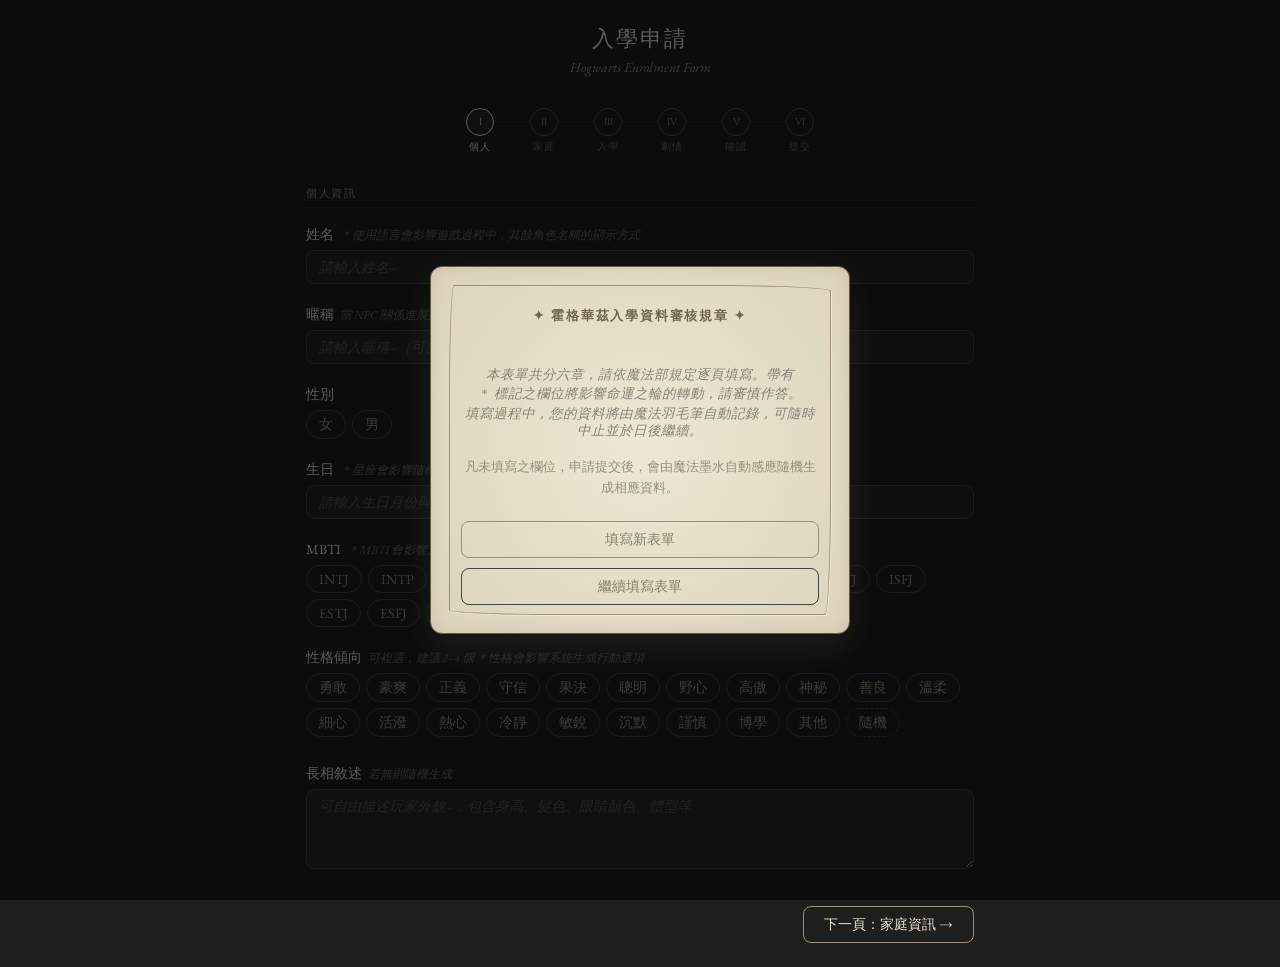
<file: src/components/hogwarts-application-form/index.html>
<!DOCTYPE html>
<html>
  <head>
    <meta charset="utf-8" />
    <style>
      @import url("./styles.css");
    </style>
  </head>

  <body>
    <div class="header">
      <h1>入學申請</h1>
      <p>Hogwarts Enrolment Form</p>
    </div>
    <div class="progress">
      <div class="prog-step">
        <div class="prog-dot active cinzel" id="d0">I</div>
        <div class="prog-label active" id="l0">個人</div>
      </div>
      <div class="prog-line"></div>
      <div class="prog-step">
        <div class="prog-dot cinzel" id="d1">II</div>
        <div class="prog-label" id="l1">家庭</div>
      </div>
      <div class="prog-line"></div>
      <div class="prog-step">
        <div class="prog-dot cinzel" id="d2">III</div>
        <div class="prog-label" id="l2">入學</div>
      </div>
      <div class="prog-line"></div>
      <div class="prog-step">
        <div class="prog-dot cinzel" id="d3">IV</div>
        <div class="prog-label" id="l3">劇情</div>
      </div>
      <div class="prog-line"></div>
      <div class="prog-step">
        <div class="prog-dot cinzel" id="d4">V</div>
        <div class="prog-label" id="l4">確認</div>
      </div>
      <div class="prog-line"></div>
      <div class="prog-step">
        <div class="prog-dot cinzel" id="d5">VI</div>
        <div class="prog-label" id="l5">提交</div>
      </div>
    </div>

    <!-- PAGE 0 -->
    <div id="p0">
      <div class="btn-row">
        <button class="btn pri" onclick="go(1)">下一頁：家庭資訊 →</button>
      </div>
    </div>

    <!-- PAGE 1 -->
    <div id="p1" style="display: none">
      <div class="btn-row">
        <button class="btn" onclick="go(0)">← 返回</button>
        <button class="btn pri" onclick="go(2)">下一頁：入學資訊 →</button>
      </div>
    </div>

    <!-- PAGE 2 -->
    <div id="p2" style="display: none">
      <div class="btn-row">
        <button class="btn" onclick="go(1)">← 返回</button>
        <button class="btn pri" onclick="go(3)">下一頁：劇情偏好 →</button>
      </div>
    </div>

    <!-- PAGE 3 -->
    <div id="p3" style="display: none">
      <div class="btn-row">
        <button class="btn" onclick="go(2)">← 返回</button>
        <button class="btn pri" onclick="buildConfirm()">填寫完畢</button>
      </div>
    </div>

    <!-- PAGE 4 -->
    <div id="p4" style="display: none">
      <div class="section">
        <div class="section-title">入學資料確認</div>
        <div class="conf-grid" id="cgrid"></div>
      </div>
      <div class="btn-row">
        <button class="btn" onclick="clearAll()">清除重填</button>
        <button class="btn pri" onclick="goToSubmit()">確認申請資料 →</button>
      </div>
    </div>

    <!-- PAGE 5 -->
    <div id="p5" style="display: none">
      <div class="section">
        <div class="section-title">申請資料預覽</div>
        <div class="form-content-box" id="cbox">
          <pre id="ctxt"></pre>
          <!-- <button class="btn" onclick="doCopy()">📜 複製設定文字</button> -->
        </div>
      </div>
      <div class="btn-row">
        <button class="btn" onclick="go(4)">← 返回</button>
        <button class="btn" onclick="outputConfig()">✎ 儲存表單資料</button>
        <button class="btn pri" onclick="copyFormContent()">
          ✦ 輸出入學申請表
        </button>
      </div>
    </div>

    <!-- Welcome Dialog（初始） -->
    <div class="dialog-overlay open" id="welcome-overlay">
      <div class="welcome-box parchment">
        <div class="welcome-title">✦ 霍格華茲入學資料審核規章 ✦</div>
        <div class="welcome-rules">
          本表單共分六章，請依魔法部規定逐頁填寫。帶有
          <em>＊</em> 標記之欄位將影響命運之輪的轉動，請審慎作答。
          填寫過程中，您的資料將由魔法羽毛筆自動記錄，可隨時中止並於日後繼續。

          <em
            >凡未填寫之欄位，申請提交後，會由魔法墨水自動感應隨機生成相應資料。</em
          >
        </div>
        <div class="welcome-btns">
          <button class="btn pri" onclick="startNewForm()">填寫新表單</button>
          <button class="btn" id="btn-continue-form" onclick="continueForm()">
            繼續填寫表單
          </button>
        </div>
      </div>
    </div>

    <!-- General Dialog -->
    <div class="dialog-overlay" id="dialog-overlay">
      <div class="dialog-box">
        <div class="dialog-msg" id="dialog-msg"></div>
        <div class="dialog-btns">
          <button class="btn" id="dialog-cancel">取消</button>
          <button class="btn pri" id="dialog-confirm">確認</button>
        </div>
      </div>
    </div>

    <!-- Load Form Data Dialog -->
    <div class="dialog-overlay" id="load-form-data-overlay">
      <div class="dialog-box">
        <div id="load-form-data-title">手動貼上表單資料</div>
        <div id="load-form-data-hint">
          將匯出的 JSON 資料貼入下方欄位，然後點選「確認讀取」。
        </div>
        <textarea
          id="load-form-data-textarea"
          placeholder='{ "currentPage": 0, ... }'
        ></textarea>
        <div id="load-form-data-error"></div>
        <div class="dialog-btns">
          <button class="btn" id="load-form-data-cancel">取消</button>
          <button class="btn pri" id="load-form-data-confirm">確認讀取</button>
        </div>
      </div>
    </div>

    <div class="toast" id="toast"></div>

    <script src="./scripts.js" defer></script>
  </body>
</html>
</file>
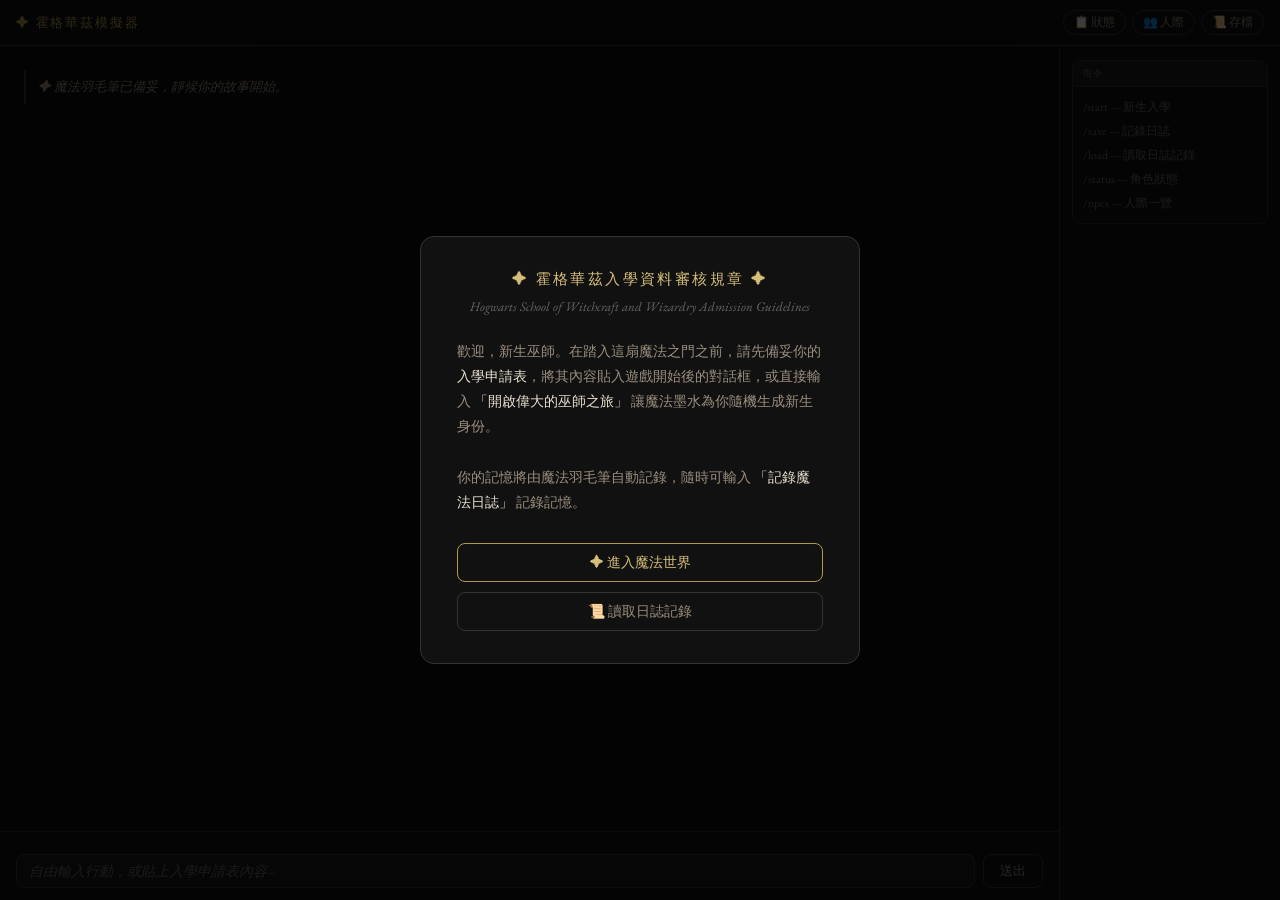
<file: src/components/hogwarts-simulator.html>
<!DOCTYPE html>
<html lang="zh-TW">

  <head>
    <meta charset="utf-8">
    <meta name="viewport" content="width=device-width, initial-scale=1">
    <title>霍格華茲模擬器</title>
    <style>
      @import url('https://fonts.googleapis.com/css2?family=Cinzel:wght@400;500;600&family=EB+Garamond:ital,wght@0,400;0,500;1,400&display=swap');

      * {
        box-sizing: border-box;
        margin: 0;
        padding: 0
      }

      :root {
        --bg: #0d0d0d;
        --bg2: #111;
        --bg3: #1a1a1a;
        --border: #2a2a2a;
        --border2: #333;
        --text: #e8e0d0;
        --text2: #9a8e7e;
        --text3: #666;
        --gold: #b09a4a;
        --gold2: #d4be7a;
        --blue: #6a8fb0;
        --blue2: #a8c4dc;
        --green: #7a9a6a;
        --red: #c07070;
      }

      html,
      body {
        height: 100%;
        background: var(--bg);
        color: var(--text);
        font-family: 'EB Garamond', serif;
        font-size: 15px
      }

      body {
        display: flex;
        flex-direction: column;
        height: 100vh;
        overflow: hidden
      }

      .hdr {
        display: flex;
        align-items: center;
        justify-content: space-between;
        padding: 10px 16px;
        border-bottom: 0.5px solid var(--border2);
        background: var(--bg2);
        flex-shrink: 0
      }

      .hdr-title {
        font-family: 'Cinzel', serif;
        font-size: 13px;
        letter-spacing: .14em;
        color: var(--gold)
      }

      .hdr-right {
        display: flex;
        align-items: center;
        gap: 8px
      }

      .token-badge {
        font-size: 11px;
        color: var(--text3);
        font-style: italic;
        padding: 2px 8px;
        border: 0.5px solid var(--border);
        border-radius: 99px
      }

      .hdr-cmds {
        display: flex;
        gap: 6px
      }

      .cmd-btn {
        font-family: 'EB Garamond', serif;
        font-size: 12px;
        padding: 3px 10px;
        border: 0.5px solid var(--border2);
        border-radius: 99px;
        background: none;
        color: var(--text2);
        cursor: pointer;
        transition: .15s
      }

      .cmd-btn:hover {
        border-color: var(--text2);
        color: var(--text)
      }

      .layout {
        display: flex;
        flex: 1;
        overflow: hidden
      }

      .story-panel {
        flex: 1;
        display: flex;
        flex-direction: column;
        overflow: hidden;
        border-right: 0.5px solid var(--border)
      }

      .story-scroll {
        flex: 1;
        overflow-y: auto;
        padding: 20px 24px;
        scroll-behavior: smooth
      }

      .story-scroll::-webkit-scrollbar {
        width: 4px
      }

      .story-scroll::-webkit-scrollbar-thumb {
        background: var(--border2);
        border-radius: 2px
      }

      .msg {
        margin-bottom: 20px;
        animation: fadein .4s ease
      }

      @keyframes fadein {
        from {
          opacity: 0;
          transform: translateY(6px)
        }

        to {
          opacity: 1;
          transform: none
        }
      }

      .msg-narrate {
        line-height: 1.9;
        color: var(--text);
        white-space: pre-wrap
      }

      .msg-system {
        font-style: italic;
        color: var(--text2);
        font-size: 13px;
        padding: 8px 12px;
        border-left: 2px solid var(--border2);
        margin: 4px 0
      }

      .msg-player {
        color: var(--blue2);
        font-style: italic;
        padding: 4px 0
      }

      .msg-player::before {
        content: '▸ ';
        color: var(--blue)
      }

      .thinking {
        display: flex;
        align-items: center;
        gap: 8px;
        color: var(--text3);
        font-style: italic;
        font-size: 13px;
        padding: 8px 0
      }

      .dots span {
        display: inline-block;
        animation: dot 1.2s infinite
      }

      .dots span:nth-child(2) {
        animation-delay: .2s
      }

      .dots span:nth-child(3) {
        animation-delay: .4s
      }

      @keyframes dot {

        0%,
        80%,
        100% {
          opacity: .2
        }

        40% {
          opacity: 1
        }
      }

      .action-bar {
        flex-shrink: 0;
        border-top: 0.5px solid var(--border);
        padding: 12px 16px;
        background: var(--bg2)
      }

      .actions-grid {
        display: flex;
        flex-direction: column;
        gap: 6px;
        margin-bottom: 10px
      }

      .action-btn {
        font-family: 'EB Garamond', serif;
        font-size: 14px;
        padding: 7px 14px;
        border: 0.5px solid var(--border2);
        border-radius: 8px;
        background: none;
        color: var(--text2);
        cursor: pointer;
        text-align: left;
        transition: .15s;
        line-height: 1.4
      }

      .action-btn:hover {
        border-color: var(--text2);
        color: var(--text);
        background: rgba(255, 255, 255, .03)
      }

      .free-row {
        display: flex;
        gap: 8px
      }

      .free-input {
        flex: 1;
        font-family: 'EB Garamond', serif;
        font-size: 14px;
        padding: 7px 12px;
        border: 0.5px solid var(--border2);
        border-radius: 8px;
        background: rgba(255, 255, 255, .03);
        color: var(--text);
        outline: none;
        transition: .15s
      }

      .free-input:focus {
        border-color: var(--text2)
      }

      .free-input::placeholder {
        color: var(--text3);
        font-style: italic
      }

      .send-btn {
        font-family: 'EB Garamond', serif;
        font-size: 13px;
        padding: 7px 16px;
        border: 0.5px solid var(--border2);
        border-radius: 8px;
        background: none;
        color: var(--text2);
        cursor: pointer;
        white-space: nowrap;
        transition: .15s
      }

      .send-btn:hover {
        border-color: var(--text);
        color: var(--text)
      }

      .send-btn:disabled {
        opacity: .3;
        cursor: not-allowed
      }

      .side-panel {
        width: 220px;
        flex-shrink: 0;
        overflow-y: auto;
        padding: 14px 12px;
        display: flex;
        flex-direction: column;
        gap: 12px;
        background: var(--bg2)
      }

      .side-panel::-webkit-scrollbar {
        width: 3px
      }

      .side-panel::-webkit-scrollbar-thumb {
        background: var(--border2)
      }

      .side-section {
        border: 0.5px solid var(--border);
        border-radius: 8px;
        overflow: hidden
      }

      .side-title {
        font-family: 'Cinzel', serif;
        font-size: 9px;
        letter-spacing: .14em;
        color: var(--text3);
        padding: 6px 10px;
        border-bottom: 0.5px solid var(--border);
        background: var(--bg3);
        text-transform: uppercase
      }

      .side-body {
        padding: 8px 10px;
        font-size: 13px;
        line-height: 1.7;
        color: var(--text2)
      }

      .side-row {
        display: flex;
        justify-content: space-between;
        align-items: baseline;
        gap: 4px
      }

      .side-key {
        color: var(--text3);
        font-size: 12px;
        flex-shrink: 0
      }

      .side-val {
        color: var(--text);
        font-size: 13px;
        text-align: right
      }

      .npc-item {
        padding: 6px 0;
        border-bottom: 0.5px solid var(--border);
        font-size: 13px
      }

      .npc-item:last-child {
        border-bottom: none
      }

      .npc-name {
        color: var(--text);
        margin-bottom: 2px
      }

      .npc-label {
        font-size: 11px;
        color: var(--text3);
        font-style: italic
      }

      .npc-bar {
        height: 3px;
        background: var(--border2);
        border-radius: 2px;
        margin-top: 4px;
        overflow: hidden
      }

      .npc-fill {
        height: 100%;
        border-radius: 2px;
        background: var(--gold);
        transition: width .4s
      }

      .house-pts {
        font-family: 'Cinzel', serif;
        font-size: 18px;
        color: var(--gold2);
        text-align: center;
        padding: 8px 0
      }

      .house-name {
        font-size: 11px;
        color: var(--text3);
        text-align: center;
        letter-spacing: .08em
      }

      .overlay {
        position: fixed;
        inset: 0;
        background: rgba(0, 0, 0, .75);
        display: flex;
        align-items: center;
        justify-content: center;
        z-index: 100;
        transition: .2s
      }

      .overlay.hidden {
        opacity: 0;
        pointer-events: none
      }

      .welcome-box {
        background: var(--bg2);
        border: 0.5px solid var(--border2);
        border-radius: 14px;
        padding: 32px 36px;
        max-width: 440px;
        width: 92%;
        text-align: center
      }

      .welcome-title {
        font-family: 'Cinzel', serif;
        font-size: 15px;
        letter-spacing: .16em;
        color: var(--gold2);
        margin-bottom: 8px
      }

      .welcome-sub {
        color: var(--text3);
        font-style: italic;
        font-size: 13px;
        margin-bottom: 24px
      }

      .welcome-desc {
        color: var(--text2);
        font-size: 14px;
        line-height: 1.8;
        margin-bottom: 28px;
        text-align: left
      }

      .welcome-desc em {
        color: var(--text);
        font-style: normal
      }

      .w-btns {
        display: flex;
        flex-direction: column;
        gap: 10px
      }

      .w-btn {
        font-family: 'EB Garamond', serif;
        font-size: 14px;
        padding: 9px 20px;
        border: 0.5px solid var(--border2);
        border-radius: 8px;
        background: none;
        color: var(--text2);
        cursor: pointer;
        transition: .15s
      }

      .w-btn:hover {
        border-color: var(--text2);
        color: var(--text)
      }

      .w-btn.pri {
        border-color: var(--gold);
        color: var(--gold2)
      }

      .w-btn.pri:hover {
        background: rgba(176, 154, 74, .1)
      }

      .save-overlay {
        position: fixed;
        inset: 0;
        background: rgba(0, 0, 0, .7);
        display: flex;
        align-items: center;
        justify-content: center;
        z-index: 200;
        transition: .2s
      }

      .save-overlay.hidden {
        opacity: 0;
        pointer-events: none
      }

      .save-box {
        background: var(--bg2);
        border: 0.5px solid var(--border2);
        border-radius: 12px;
        padding: 24px 28px;
        max-width: 500px;
        width: 92%;
        max-height: 80vh;
        overflow-y: auto
      }

      .save-title {
        font-family: 'Cinzel', serif;
        font-size: 12px;
        letter-spacing: .12em;
        color: var(--gold);
        margin-bottom: 14px
      }

      .save-json {
        font-family: monospace;
        font-size: 11px;
        color: var(--text2);
        background: var(--bg3);
        border: 0.5px solid var(--border);
        border-radius: 6px;
        padding: 12px;
        white-space: pre-wrap;
        word-break: break-all;
        line-height: 1.6;
        max-height: 300px;
        overflow-y: auto;
        margin-bottom: 14px
      }

      .save-btns {
        display: flex;
        gap: 8px;
        justify-content: flex-end
      }

      .s-btn {
        font-family: 'EB Garamond', serif;
        font-size: 13px;
        padding: 6px 16px;
        border: 0.5px solid var(--border2);
        border-radius: 8px;
        background: none;
        color: var(--text2);
        cursor: pointer;
        transition: .15s
      }

      .s-btn:hover {
        border-color: var(--text2);
        color: var(--text)
      }

      .s-btn.copy {
        border-color: var(--gold);
        color: var(--gold2)
      }

      .toast {
        position: fixed;
        bottom: 20px;
        left: 50%;
        transform: translateX(-50%) translateY(10px);
        background: var(--bg2);
        border: 0.5px solid var(--border2);
        border-radius: 8px;
        padding: 7px 18px;
        font-size: 13px;
        font-style: italic;
        color: var(--text2);
        opacity: 0;
        transition: .2s;
        pointer-events: none;
        z-index: 300;
        white-space: nowrap
      }

      .toast.show {
        opacity: 1;
        transform: translateX(-50%) translateY(0)
      }

      .loading .action-btn,
      .loading .send-btn,
      .loading .free-input {
        pointer-events: none;
        opacity: .5
      }
    </style>
  </head>

  <body>

    <!-- Welcome Overlay -->
    <div class="overlay" id="welcome">
      <div class="welcome-box">
        <div class="welcome-title">✦ 霍格華茲入學資料審核規章 ✦</div>
        <div class="welcome-sub">Hogwarts School of Witchcraft and Wizardry Admission Guidelines</div>
        <div class="welcome-desc">
          歡迎，新生巫師。在踏入這扇魔法之門之前，請先備妥你的
          <em>入學申請表</em>，將其內容貼入遊戲開始後的對話框，或直接輸入
          <em>「開啟偉大的巫師之旅」</em> 讓魔法墨水為你隨機生成新生身份。<br><br>
          你的記憶將由魔法羽毛筆自動記錄，隨時可輸入 <em>「記錄魔法日誌」</em> 記錄記憶。
        </div>
        <div class="w-btns">
          <button class="w-btn pri" onclick="startGame()">✦ 進入魔法世界</button>
          <button class="w-btn" onclick="loadGame()">📜 讀取日誌記錄</button>
        </div>
      </div>
    </div>

    <!-- Save Overlay -->
    <div class="save-overlay hidden" id="saveOverlay">
      <div class="save-box">
        <div class="save-title">📜 記錄日誌</div>
        <div class="save-json" id="saveJson"></div>
        <div class="save-btns">
          <button class="s-btn copy" onclick="copySave()">複製記憶殘片</button>
          <button class="s-btn" onclick="closeSave()">關閉</button>
        </div>
      </div>
    </div>

    <!-- Header -->
    <div class="hdr">
      <div class="hdr-title">✦ 霍格華茲模擬器</div>
      <div class="hdr-right">
        <div class="token-badge" id="tokenBadge" style="display:none">魔法消耗：<span id="tokenCount">0</span></div>
        <div class="hdr-cmds">
          <button class="cmd-btn" onclick="sendCmd('/status')">📋 狀態</button>
          <button class="cmd-btn" onclick="sendCmd('/npcs')">👥 人際</button>
          <button class="cmd-btn" onclick="sendCmd('/save')">📜 存檔</button>
        </div>
      </div>
    </div>

    <div class="layout">
      <div class="story-panel">
        <div class="story-scroll" id="storyScroll">
          <div class="msg">
            <div class="msg-system">✦ 魔法羽毛筆已備妥，靜候你的故事開始。</div>
          </div>
        </div>
        <div class="action-bar" id="actionBar">
          <div class="actions-grid" id="actionsGrid"></div>
          <div class="free-row">
            <input class="free-input" id="freeInput" placeholder="自由輸入行動，或貼上入學申請表內容⋯" />
            <button class="send-btn" id="sendBtn" onclick="sendFree()">送出</button>
          </div>
        </div>
      </div>

      <div class="side-panel" id="sidePanel">
        <div class="side-section" id="charSection" style="display:none">
          <div class="side-title">角色</div>
          <div class="side-body" id="charBody"></div>
        </div>
        <div class="side-section" id="houseSection" style="display:none">
          <div class="side-title">學院積分</div>
          <div class="side-body">
            <div class="house-pts" id="housePts">—</div>
            <div class="house-name" id="houseName"></div>
          </div>
        </div>
        <div class="side-section" id="npcSection" style="display:none">
          <div class="side-title">人際關係</div>
          <div class="side-body" id="npcBody"></div>
        </div>
        <div class="side-section">
          <div class="side-title">指令</div>
          <div class="side-body" style="font-size:12px;color:var(--text3);line-height:2">
            /start — 新生入學<br>
            /save — 記錄日誌<br>
            /load — 讀取日誌記錄<br>
            /status — 角色狀態<br>
            /npcs — 人際一覽
          </div>
        </div>
      </div>
    </div>

    <div class="toast" id="toast"></div>

    <script>
      // ── Constants ──
      const MAX_HISTORY = 8;       // 保留最近幾輪對話
      const SUMMARY_EVERY = 10;    // 每幾輪觸發一次歷史壓縮
      const MAX_TOKENS_NORMAL = 650;
      const MAX_TOKENS_KEY = 1000; // 重要節點

      // ── State ──
      const S = {
        history: [],       // 滾動窗口，最多 MAX_HISTORY 輪
        summary: '',       // 壓縮後的歷史摘要
        char: {},
        npcs: {},
        flags: {},
        housePoints: 0,
        year: 1,
        location: '',
        turnCount: 0,
        totalTokens: 0,
        isKeyScene: false, // 是否為重要場景（影響 max_tokens）
      };

      // ── System Prompt（精簡版，核心規則） ──
      const SYSTEM = `霍格華茲沉浸式文字RPG主持人。以「你」稱呼玩家。

【輸出】嚴格輸出 JSON，不含任何其他文字：
{"narration":"劇情（\\n換行）","actions":["簡短行動x4"],"system_note":"可選系統提示","state_update":{"location":"","year":0,"housePoints":0,"char":{},"npcs":{"名":{"affinity":數字增減,"label":"","note":""}},"flags":{}}}

【敘事】哈利波特皇冠版風格。長短句錯落。情緒透過行為呈現。
禁：破折號、「這種/某種/那種/若有所思」、中國用語、相鄰重複字詞、一次洩露所有秘密。
actions 每條 6-10 字即可。

【設定】
- NPC 依原著：Harry葛來分多、Hermione麻瓜、Ron五哥一妹、Draco史萊哲林。
- 好感度初始20-30，依行為自然變化。等級：0-19陌生|20-39認識|40-59熟識|60-79朋友|80-94親密|95+心動。
- 學院依性格判定，分類帽儀式決定。
- 高風險行動前（禁林、決鬥、重大對抗）在 system_note 以魔法語氣提示存檔，並自動描述為「儲思盆自動記憶」。
- 重要劇情節點（支線正式開啟、感情線關鍵轉折）在 system_note 建議玩家存檔。
- 其他日常情境不主動提醒存檔。

【指令】
/start：引導填表或隨機生成。/save：輸出記憶JSON。/status：輸出當前狀態。/npcs：輸出NPC清單。/load [JSON]：讀取記憶重建世界。`;

      // ── 動態 context 注入（狀態外掛，不佔 history） ──
      function buildStateContext() {
        const parts = [];
        if (S.summary) parts.push(`【歷史摘要】${S.summary}`);
        if (S.char.name) {
          const c = S.char;
          parts.push(`【角色】${c.name}${c.gender ? '/' + c.gender : ''}，${S.year}年級，${c.house || '學院待定'}，${c.origin || ''}，魔杖：${c.wand || '未知'}，性格：${c.personality || '未定'}，MBTI：${c.mbti || '未知'}`);
        }
        if (S.location) parts.push(`【位置】${S.location}`);
        if (S.housePoints) parts.push(`【學院積分】${S.char.house || ''}：${S.housePoints}分`);
        const npcKeys = Object.keys(S.npcs);
        if (npcKeys.length) {
          const npcStr = npcKeys.map(n => `${n}(${S.npcs[n].affinity}/${S.npcs[n].label})`).join('、');
          parts.push(`【NPC好感】${npcStr}`);
        }
        const flagKeys = Object.keys(S.flags).filter(k => S.flags[k]);
        if (flagKeys.length) parts.push(`【旗標】${flagKeys.join('、')}`);
        return parts.join('\n');
      }

      // ── 歷史壓縮（每 SUMMARY_EVERY 輪） ──
      async function compressHistory() {
        if (S.history.length < 6) return;
        const toCompress = S.history.slice(0, -4); // 保留最新 4 輪
        const keep = S.history.slice(-4);
        const prompt = `以下是霍格華茲文字遊戲的對話歷史，請用不超過200字的繁體中文摘要，涵蓋重要事件、關係變化與當前懸念，不需說明格式，直接輸出摘要文字：\n${toCompress.map(m => m.role + ':' + m.content).join('\n')}`;
        try {
          const res = await fetch('https://api.anthropic.com/v1/messages', {
            method: 'POST',
            headers: { 'Content-Type': 'application/json' },
            body: JSON.stringify({
              model: 'claude-sonnet-4-6',
              max_tokens: 300,
              messages: [{ role: 'user', content: prompt }]
            })
          });
          const data = await res.json();
          const newSummary = data.content?.find(b => b.type === 'text')?.text || '';
          S.summary = S.summary ? S.summary + '\n' + newSummary : newSummary;
          S.history = keep;
          S.totalTokens += (data.usage?.input_tokens || 0) + (data.usage?.output_tokens || 0);
        } catch { /* 壓縮失敗靜默處理，保留原始歷史 */ }
      }

      // ── API Call ──
      async function callClaude(userMsg, isCmd = false) {
        // 歷史壓縮
        if (S.turnCount > 0 && S.turnCount % SUMMARY_EVERY === 0) {
          await compressHistory();
        }

        // 裁切歷史窗口
        if (S.history.length > MAX_HISTORY * 2) {
          S.history = S.history.slice(-MAX_HISTORY * 2);
        }

        // 組合 messages：狀態 context + 歷史 + 當前輸入
        const stateCtx = buildStateContext();
        const messages = [];
        if (stateCtx) messages.push({ role: 'user', content: stateCtx });
        if (stateCtx) messages.push({ role: 'assistant', content: '已掌握當前狀態，繼續敘事。' });
        messages.push(...S.history);
        messages.push({ role: 'user', content: userMsg });

        const maxTok = S.isKeyScene ? MAX_TOKENS_KEY : MAX_TOKENS_NORMAL;
        setLoading(true);

        try {
          const res = await fetch('https://api.anthropic.com/v1/messages', {
            method: 'POST',
            headers: { 'Content-Type': 'application/json' },
            body: JSON.stringify({ model: 'claude-sonnet-4-6', max_tokens: maxTok, system: SYSTEM, messages })
          });
          const data = await res.json();
          const raw = data.content?.find(b => b.type === 'text')?.text || '';

          // token 計數
          S.totalTokens += (data.usage?.input_tokens || 0) + (data.usage?.output_tokens || 0);
          updateTokenBadge();

          // 加入滾動歷史（只存 user/assistant 對）
          S.history.push({ role: 'user', content: userMsg });
          S.history.push({ role: 'assistant', content: raw });

          let parsed;
          try {
            const clean = raw.replace(/^```json\s*/, '').replace(/```\s*$/, '').trim();
            parsed = JSON.parse(clean);
          } catch { parsed = { narration: raw, actions: [] }; }

          processResponse(parsed);
          S.turnCount++;
        } catch (e) {
          appendMsg('魔法水晶球出了點狀況，無法接收訊息。請稍後再試。', 'system');
        } finally {
          setLoading(false);
        }
      }

      function processResponse(p) {
        if (p.narration) appendMsg(p.narration, 'narrate');
        if (p.system_note) {
          appendMsg(p.system_note, 'system');
          // 偵測重要節點
          S.isKeyScene = /禁林|決鬥|對抗|支線開啟|感情線|關鍵轉折/.test(p.system_note);
        } else {
          S.isKeyScene = false;
        }

        if (p.state_update) {
          const u = p.state_update;
          if (u.location) S.location = u.location;
          if (u.year) S.year = u.year;
          if (typeof u.housePoints === 'number') S.housePoints += u.housePoints;
          if (u.char) Object.assign(S.char, u.char);
          if (u.npcs) {
            Object.entries(u.npcs).forEach(([n, v]) => {
              if (!S.npcs[n]) S.npcs[n] = { affinity: 25, label: '認識', note: '' };
              if (typeof v.affinity === 'number') S.npcs[n].affinity = Math.max(0, Math.min(100, S.npcs[n].affinity + v.affinity));
              if (v.label) S.npcs[n].label = v.label;
              if (v.note) S.npcs[n].note = v.note;
            });
          }
          if (u.flags) Object.assign(S.flags, u.flags);
        }

        // /save 指令：顯示存檔 overlay
        if (p.save_data) showSaveOverlay(p.save_data);

        renderActions(p.actions || []);
        updateSide();
        scrollBottom();
      }

      // ── DOM ──
      function appendMsg(txt, type) {
        const scroll = document.getElementById('storyScroll');
        const div = document.createElement('div');
        div.className = 'msg';
        const inner = document.createElement('div');
        inner.className = type === 'narrate' ? 'msg-narrate' : type === 'player' ? 'msg-player' : 'msg-system';
        inner.textContent = txt;
        div.appendChild(inner);
        scroll.appendChild(div);
      }

      function showThinking() {
        const scroll = document.getElementById('storyScroll');
        const div = document.createElement('div');
        div.className = 'msg thinking'; div.id = 'thinkEl';
        div.innerHTML = `<span style="font-family:'Cinzel',serif;font-size:10px;letter-spacing:.1em;color:var(--text3)">魔法羽毛筆正在書寫</span><span class="dots"><span>．</span><span>．</span><span>．</span></span>`;
        scroll.appendChild(div); scrollBottom();
      }
      function hideThinking() { const e = document.getElementById('thinkEl'); if (e) e.remove(); }

      function setLoading(on) {
        const bar = document.getElementById('actionBar');
        on ? (bar.classList.add('loading'), showThinking()) : (bar.classList.remove('loading'), hideThinking());
        document.getElementById('sendBtn').disabled = on;
      }

      function renderActions(acts) {
        const grid = document.getElementById('actionsGrid');
        grid.innerHTML = '';
        acts.forEach((a, i) => {
          const btn = document.createElement('button');
          btn.className = 'action-btn';
          btn.textContent = `${i + 1}. ${a}`;
          btn.onclick = () => { appendMsg(a, 'player'); callClaude(a); };
          grid.appendChild(btn);
        });
      }

      function scrollBottom() { const s = document.getElementById('storyScroll'); setTimeout(() => s.scrollTop = s.scrollHeight, 50); }

      function updateTokenBadge() {
        const badge = document.getElementById('tokenBadge');
        badge.style.display = '';
        document.getElementById('tokenCount').textContent = S.totalTokens.toLocaleString();
      }

      function updateSide() {
        if (S.char.name || S.char.house) {
          document.getElementById('charSection').style.display = '';
          const rows = [['姓名', S.char.name || '—'], ['性別', S.char.gender || '—'], ['學年', S.year ? `${S.year}年級` : '—'], ['學院', S.char.house || '—'], ['血統', S.char.origin || '—']];
          document.getElementById('charBody').innerHTML = rows.map(([k, v]) => `<div class="side-row"><span class="side-key">${k}</span><span class="side-val">${v}</span></div>`).join('');
        }
        if (S.char.house) {
          document.getElementById('houseSection').style.display = '';
          document.getElementById('housePts').textContent = S.housePoints;
          document.getElementById('houseName').textContent = S.char.house;
        }
        const npcKeys = Object.keys(S.npcs);
        if (npcKeys.length) {
          document.getElementById('npcSection').style.display = '';
          document.getElementById('npcBody').innerHTML = npcKeys.map(n => {
            const npc = S.npcs[n];
            return `<div class="npc-item"><div class="npc-name">${n}</div><div class="npc-label">${npc.label || '認識'}${npc.note ? ' · ' + npc.note : ''}</div><div class="npc-bar"><div class="npc-fill" style="width:${npc.affinity}%"></div></div></div>`;
          }).join('');
        }
      }

      // ── Input ──
      function sendFree() {
        const inp = document.getElementById('freeInput');
        const v = inp.value.trim(); if (!v) return;
        inp.value = '';
        if (v.startsWith('/')) { sendCmd(v); return; }
        appendMsg(v, 'player');
        callClaude(v);
      }

      function sendCmd(cmd) {
        appendMsg(cmd, 'player');
        if (cmd === '/save') {
          callClaude('/save 生成快速記錄JSON，narration以魔法語氣確認記錄成功，system_note輸出存檔JSON供玩家複製。');
          return;
        }
        callClaude(cmd);
      }

      document.getElementById('freeInput').addEventListener('keydown', e => {
        if (e.key === 'Enter' && !e.shiftKey) { e.preventDefault(); sendFree(); }
      });

      // ── Save Overlay ──
      function showSaveOverlay(data) {
        document.getElementById('saveJson').textContent = typeof data === 'string' ? data : JSON.stringify(data, null, 2);
        document.getElementById('saveOverlay').classList.remove('hidden');
      }
      function closeSave() { document.getElementById('saveOverlay').classList.add('hidden'); }
      function copySave() {
        navigator.clipboard.writeText(document.getElementById('saveJson').textContent).then(() => toast('存檔已複製至剪貼簿。'));
      }

      // ── Welcome ──
      function startGame() {
        document.getElementById('welcome').classList.add('hidden');
        appendMsg('/start', 'player');
        callClaude('/start 引導玩家開始：可貼入學申請表、逐項輸入資料，或說「隨機生成」。');
      }
      function loadGame() {
        document.getElementById('welcome').classList.add('hidden');
        document.getElementById('freeInput').placeholder = '請貼上記憶殘片後送出⋯';
        document.getElementById('freeInput').focus();
        appendMsg('請將記憶殘片貼入下方輸入框，送出即可讀取記憶。', 'system');
      }

      function toast(msg) {
        const t = document.getElementById('toast');
        t.textContent = msg; t.classList.add('show');
        setTimeout(() => t.classList.remove('show'), 2200);
      }
    </script>
  </body>

</html>
</file>
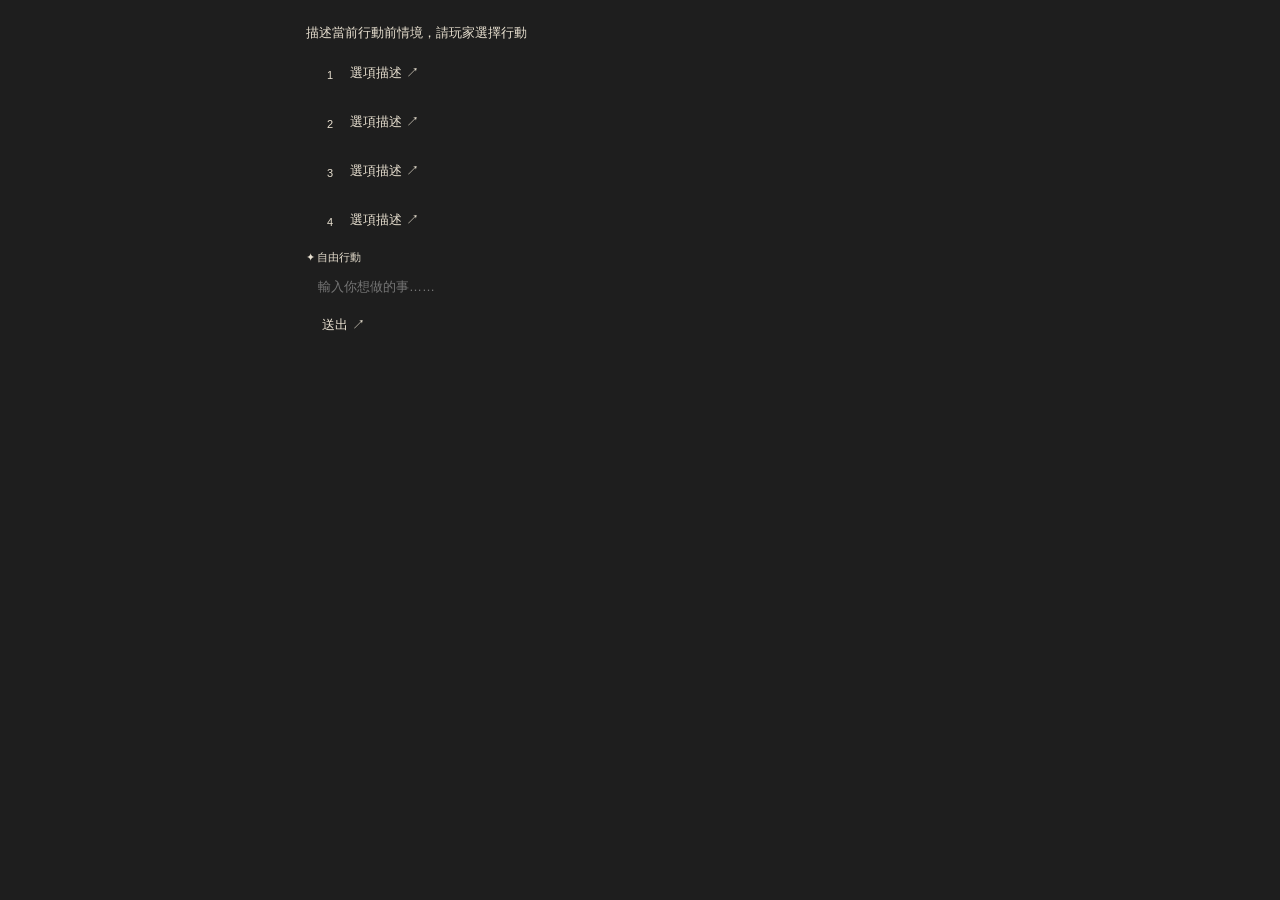
<file: src/components/hogwarts-simulator-artifacts/action-options-board.html>
<!DOCTYPE html>
<html>
  <head>
    <meta charset="utf-8" />
    <style>
      @import url("./styles.css");

      .description-text {
        font-size: 13px;
        color: var(--color-text-secondary);
        margin: 0 0 12px;
      }
      .act-btn {
        display: flex;
        align-items: flex-start;
        gap: 10px;
        width: 100%;
        padding: 10px 14px;
        border: 0.5px solid var(--color-border-tertiary);
        border-radius: var(--border-radius-md);
        background: var(--color-background-primary);
        color: var(--color-text-primary);
        cursor: pointer;
        font-size: 13px;
        text-align: left;
        transition: background 0.15s, border-color 0.15s;
        margin-bottom: 8px;
      }
      .act-btn:hover {
        background: var(--color-background-secondary);
        border-color: var(--color-border-secondary);
      }
      .act-num {
        min-width: 20px;
        height: 20px;
        border-radius: 50%;
        background: var(--color-background-secondary);
        border: 0.5px solid var(--color-border-tertiary);
        display: flex;
        align-items: center;
        justify-content: center;
        font-size: 11px;
        font-weight: 500;
        color: var(--color-text-secondary);
        margin-top: 1px;
      }
      .free-area {
        margin-top: 0.5rem;
      }
      .free-input {
        width: 100%;
        box-sizing: border-box;
        padding: 8px 12px;
        font-size: 13px;
        border: 0.5px solid var(--color-border-tertiary);
        border-radius: var(--border-radius-md);
        background: var(--color-background-primary);
        color: var(--color-text-primary);
      }
      .free-input:focus {
        outline: none;
        border-color: var(--color-border-secondary);
      }
      .send-btn {
        margin-top: 8px;
        padding: 6px 16px;
        font-size: 13px;
        border: 0.5px solid var(--color-border-secondary);
        border-radius: var(--border-radius-md);
        background: transparent;
        color: var(--color-text-primary);
        cursor: pointer;
        transition: background 0.15s;
      }
      .send-btn:hover {
        background: var(--color-background-secondary);
      }
    </style>
  </head>

  <body>
    <p id="scene-description" class="description-text">
      描述當前行動前情境，請玩家選擇行動
    </p>
    <button class="act-btn" onclick="sendPrompt(optionOnePrompt)">
      <span class="act-num">1</span>
      <span>選項描述 ↗</span>
    </button>

    <button class="act-btn" onclick="sendPrompt(optionTwoPrompt)">
      <span class="act-num">2</span>
      <span>選項描述 ↗</span>
    </button>

    <button class="act-btn" onclick="sendPrompt(optionThreePrompt)">
      <span class="act-num">3</span>
      <span>選項描述 ↗</span>
    </button>

    <button class="act-btn" onclick="sendPrompt(optionFourPrompt)">
      <span class="act-num">4</span>
      <span>選項描述 ↗</span>
    </button>

    <div class="free-area">
      <div
        style="
          font-size: 11px;
          color: var(--color-text-secondary);
          margin-bottom: 6px;
        "
      >
        ✦ 自由行動
      </div>
      <input
        class="free-input"
        id="free-input"
        type="text"
        placeholder="輸入你想做的事……"
      />
      <br />
      <button
        class="send-btn"
        onclick="(function(){var v=document.getElementById('free-input').value.trim();if(v)sendPrompt(v)})()"
      >
        送出 ↗
      </button>
    </div>
  </body>
</html>
</file>
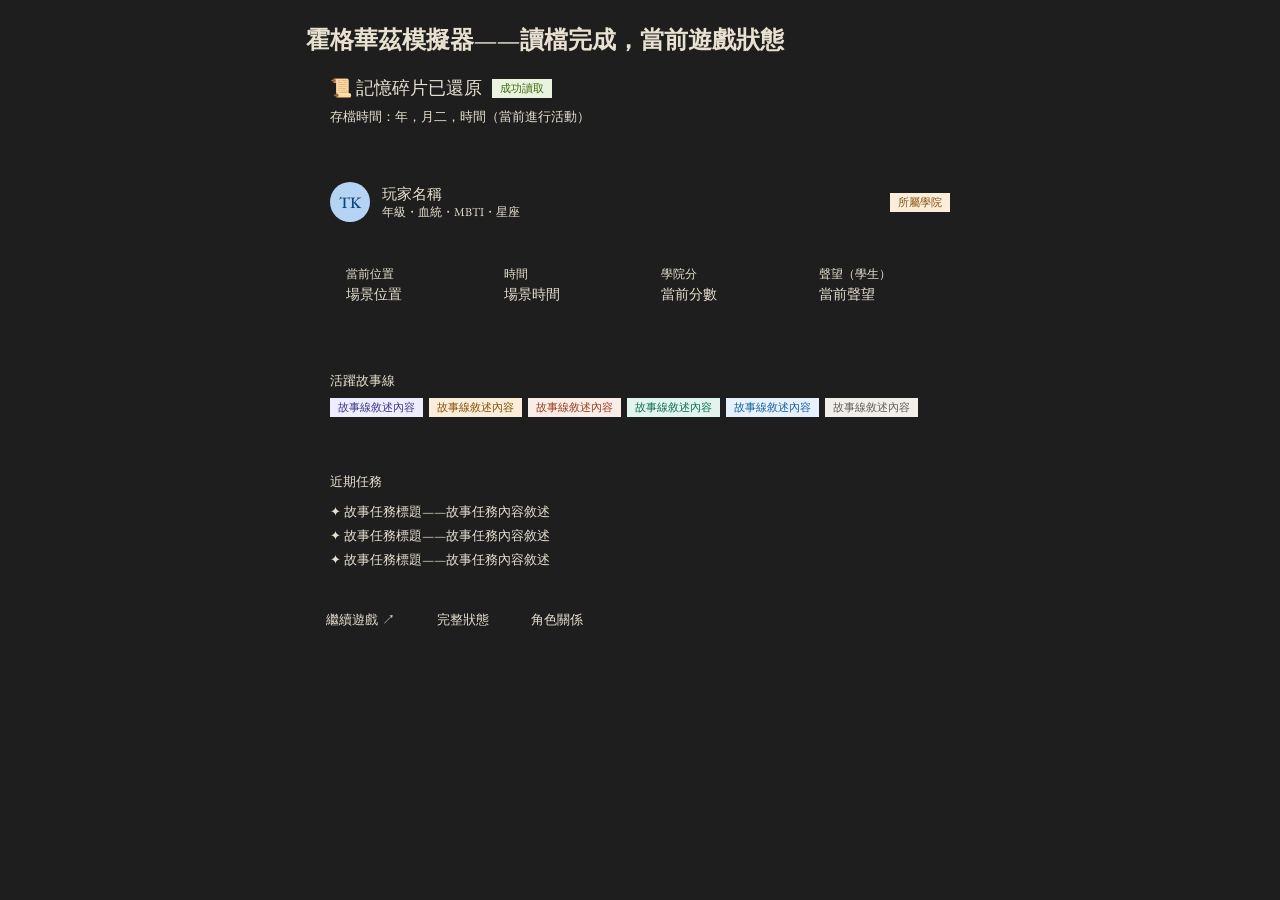
<file: src/components/hogwarts-simulator-artifacts/load-data-info-board.html>
<!DOCTYPE html>
<html>
  <head>
    <meta charset="utf-8" />
    <style>
      @import url("./styles.css");
      .hw-panel {
        background: var(--color-background-primary);
        border: 0.5px solid var(--color-border-tertiary);
        border-radius: var(--border-radius-lg);
        padding: 1.25rem 1.5rem;
        margin-bottom: 1rem;
      }
      .hw-badge {
        display: inline-block;
        font-size: 11px;
        padding: 2px 8px;
        border-radius: var(--border-radius-md);
        font-weight: 500;
      }
      .hw-label {
        font-size: 12px;
        color: var(--color-text-secondary);
        margin-bottom: 2px;
      }
      .hw-value {
        font-size: 14px;
        color: var(--color-text-primary);
        font-weight: 500;
      }
      .hw-divider {
        border: none;
        border-top: 0.5px solid var(--color-border-tertiary);
        margin: 1rem 0;
      }
      .hw-btn {
        display: inline-flex;
        align-items: center;
        gap: 6px;
        font-size: 13px;
        padding: 6px 14px;
        border: 0.5px solid var(--color-border-secondary);
        border-radius: var(--border-radius-md);
        background: transparent;
        color: var(--color-text-primary);
        cursor: pointer;
        transition: background 0.15s;
      }
      .hw-btn:hover {
        background: var(--color-background-secondary);
      }
      .hw-grid {
        display: grid;
        grid-template-columns: repeat(auto-fit, minmax(140px, 1fr));
        gap: 10px;
        margin-top: 0.75rem;
      }
      .hw-stat {
        background: var(--color-background-secondary);
        border-radius: var(--border-radius-md);
        padding: 0.75rem 1rem;
      }
    </style>
  </head>

  <body>
    <h2 class="sr-only">霍格華茲模擬器——讀檔完成，當前遊戲狀態</h2>
    <div class="hw-panel">
      <div
        style="
          display: flex;
          align-items: center;
          gap: 10px;
          margin-bottom: 0.5rem;
        "
      >
        <span
          style="
            font-size: 18px;
            font-weight: 500;
            color: var(--color-text-primary);
          "
          >📜 記憶碎片已還原</span
        >
        <span class="hw-badge" style="background: #eaf3de; color: #3b6d11"
          >成功讀取</span
        >
      </div>
      <p style="font-size: 13px; color: var(--color-text-secondary); margin: 0">
        存檔時間：年，月二，時間（當前進行活動）
      </p>
    </div>
    <div class="hw-panel">
      <div
        style="
          display: flex;
          align-items: center;
          gap: 12px;
          margin-bottom: 0.75rem;
        "
      >
        <div
          style="
            width: 40px;
            height: 40px;
            border-radius: 50%;
            background: #b5d4f4;
            display: flex;
            align-items: center;
            justify-content: center;
            font-size: 16px;
            font-weight: 500;
            color: #0c447c;
          "
        >
          TK
        </div>
        <div>
          <p
            style="
              font-size: 15px;
              font-weight: 500;
              margin: 0;
              color: var(--color-text-primary);
            "
          >
            玩家名稱
          </p>
          <p
            style="
              font-size: 12px;
              color: var(--color-text-secondary);
              margin: 0;
            "
          >
            年級・血統・MBTI・星座
          </p>
        </div>
        <span
          class="hw-badge"
          style="margin-left: auto; background: #faeeda; color: #854f0b"
          >所屬學院</span
        >
      </div>
      <hr class="hw-divider" />
      <div class="hw-grid">
        <div class="hw-stat">
          <div class="hw-label">當前位置</div>
          <div class="hw-value">場景位置</div>
        </div>
        <div class="hw-stat">
          <div class="hw-label">時間</div>
          <div class="hw-value">場景時間</div>
        </div>
        <div class="hw-stat">
          <div class="hw-label">學院分</div>
          <div class="hw-value">當前分數</div>
        </div>
        <div class="hw-stat">
          <div class="hw-label">聲望（學生）</div>
          <div class="hw-value">當前聲望</div>
        </div>
      </div>
    </div>

    <div class="hw-panel">
      <div class="hw-label" style="margin-bottom: 0.5rem; font-size: 13px">
        活躍故事線
      </div>
      <div style="display: flex; flex-wrap: wrap; gap: 6px">
        <span class="hw-badge" style="background: #eeedfe; color: #3c3489"
          >故事線敘述內容</span
        >
        <span class="hw-badge" style="background: #faeeda; color: #854f0b"
          >故事線敘述內容</span
        >
        <span class="hw-badge" style="background: #faece7; color: #993c1d"
          >故事線敘述內容</span
        >
        <span class="hw-badge" style="background: #e1f5ee; color: #0f6e56"
          >故事線敘述內容</span
        >
        <span class="hw-badge" style="background: #e6f1fb; color: #185fa5"
          >故事線敘述內容</span
        >
        <span class="hw-badge" style="background: #f1efe8; color: #5f5e5a"
          >故事線敘述內容</span
        >
      </div>
    </div>

    <div class="hw-panel">
      <div class="hw-label" style="font-size: 13px; margin-bottom: 0.75rem">
        近期任務
      </div>
      <div
        style="
          font-size: 13px;
          color: var(--color-text-secondary);
          margin-bottom: 6px;
        "
      >
        ✦
        <span style="color: var(--color-text-primary)">故事任務標題</span
        >——故事任務內容敘述
      </div>
      <div
        style="
          font-size: 13px;
          color: var(--color-text-secondary);
          margin-bottom: 6px;
        "
      >
        ✦
        <span style="color: var(--color-text-primary)">故事任務標題</span
        >——故事任務內容敘述
      </div>
      <div style="font-size: 13px; color: var(--color-text-secondary)">
        ✦
        <span style="color: var(--color-text-primary)">故事任務標題</span
        >——故事任務內容敘述
      </div>
    </div>

    <div style="display: flex; flex-wrap: wrap; gap: 8px; margin-top: 0.5rem">
      <button class="hw-btn" onclick="sendPrompt('繼續遊戲')">
        <i class="ti ti-player-play" aria-hidden="true"></i>繼續遊戲 ↗
      </button>
      <button class="hw-btn" onclick="sendPrompt('/status')">
        <i class="ti ti-user" aria-hidden="true"></i>完整狀態
      </button>
      <button class="hw-btn" onclick="sendPrompt('/npcs')">
        <i class="ti ti-users" aria-hidden="true"></i>角色關係
      </button>
    </div>
  </body>
</html>
</file>
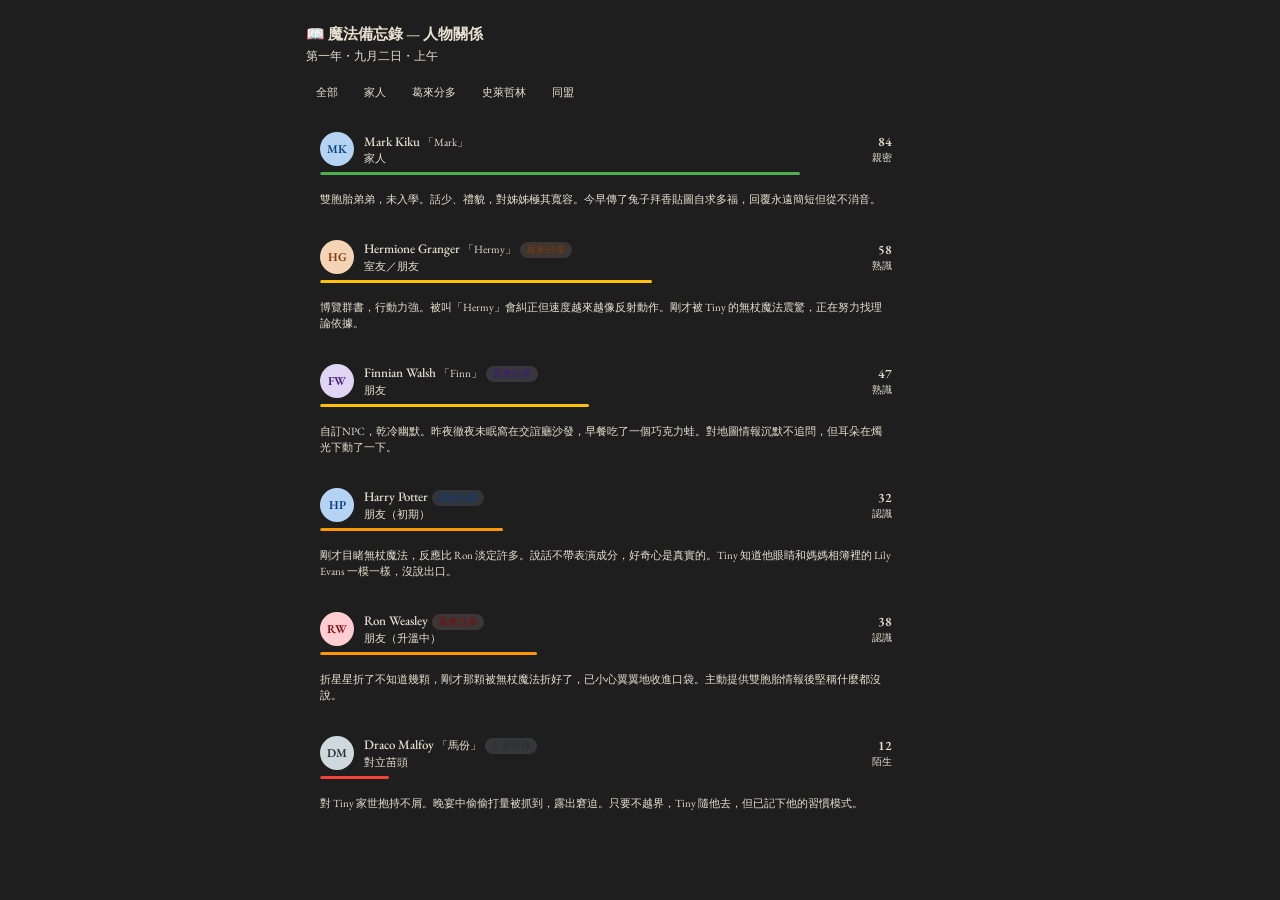
<file: src/components/hogwarts-simulator-artifacts/npcs-status-board.html>
<!DOCTYPE html>
<html>
  <head>
    <meta charset="utf-8" />
    <style>
      @import url("./styles.css");
      * {
        box-sizing: border-box;
      }
      .container {
        font-family: inherit;
        max-width: 600px;
      }
      .header {
        margin-bottom: 1rem;
      }
      .header h2 {
        font-size: 15px;
        font-weight: 600;
        color: var(--color-text-primary);
        margin: 0 0 4px;
      }
      .header p {
        font-size: 12px;
        color: var(--color-text-secondary);
        margin: 0;
      }
      .filter-row {
        display: flex;
        gap: 6px;
        flex-wrap: wrap;
        margin-bottom: 1rem;
      }
      .filter-btn {
        padding: 4px 10px;
        font-size: 11px;
        border: 0.5px solid var(--color-border-tertiary);
        border-radius: 999px;
        background: transparent;
        color: var(--color-text-secondary);
        cursor: pointer;
        transition: all 0.15s;
      }
      .filter-btn.active,
      .filter-btn:hover {
        background: var(--color-background-secondary);
        color: var(--color-text-primary);
        border-color: var(--color-border-secondary);
      }
      .npc-card {
        border: 0.5px solid var(--color-border-tertiary);
        border-radius: var(--border-radius-lg);
        padding: 12px 14px;
        margin-bottom: 8px;
        background: var(--color-background-primary);
        transition: border-color 0.15s;
      }
      .npc-card:hover {
        border-color: var(--color-border-secondary);
      }
      .npc-row {
        display: flex;
        align-items: center;
        gap: 10px;
      }
      .npc-avatar {
        width: 34px;
        height: 34px;
        border-radius: 50%;
        display: flex;
        align-items: center;
        justify-content: center;
        font-size: 12px;
        font-weight: 600;
        flex-shrink: 0;
      }
      .npc-name {
        font-size: 13px;
        font-weight: 500;
        color: var(--color-text-primary);
      }
      .npc-sub {
        font-size: 11px;
        color: var(--color-text-secondary);
        margin-top: 1px;
      }
      .npc-right {
        margin-left: auto;
        text-align: right;
      }
      .affinity-num {
        font-size: 13px;
        font-weight: 600;
        color: var(--color-text-primary);
      }
      .affinity-label {
        font-size: 10px;
        color: var(--color-text-secondary);
        margin-top: 1px;
      }
      .bar-wrap {
        margin-top: 6px;
        height: 3px;
        background: var(--color-background-secondary);
        border-radius: 2px;
        overflow: hidden;
      }
      .bar-fill {
        height: 100%;
        border-radius: 2px;
        transition: width 0.3s;
      }
      .npc-note {
        font-size: 11px;
        color: var(--color-text-secondary);
        margin-top: 8px;
        line-height: 1.5;
        border-top: 0.5px solid var(--color-border-tertiary);
        padding-top: 8px;
      }
      .house-badge {
        display: inline-block;
        font-size: 10px;
        padding: 1px 6px;
        border-radius: 999px;
        font-weight: 500;
        margin-left: 4px;
      }
      .section-label {
        font-size: 11px;
        color: var(--color-text-secondary);
        margin: 12px 0 6px;
        font-weight: 500;
        letter-spacing: 0.04em;
        text-transform: uppercase;
      }
    </style>
  </head>
  <body>
    <div class="container">
      <div class="header">
        <h2>📖 魔法備忘錄 — 人物關係</h2>
        <p>第一年・九月二日・上午</p>
      </div>

      <div class="filter-row">
        <button class="filter-btn active" onclick="filterCards('all',this)">
          全部
        </button>
        <button class="filter-btn" onclick="filterCards('family',this)">
          家人
        </button>
        <button class="filter-btn" onclick="filterCards('gryffindor',this)">
          葛來分多
        </button>
        <button class="filter-btn" onclick="filterCards('slytherin',this)">
          史萊哲林
        </button>
        <button class="filter-btn" onclick="filterCards('ally',this)">
          同盟
        </button>
      </div>

      <div id="cards-container"></div>
    </div>

    <script>
      // 數值和文字內容皆為示例，請根據實際情況調整
      const npcs = [
        {
          name: "Mark Kiku",
          nick: "Mark",
          group: "family",
          house: null,
          affinity: 84,
          rel: "家人",
          color: "#B5D4F4",
          textColor: "#0C447C",
          initials: "MK",
          note: "雙胞胎弟弟，未入學。話少、禮貌，對姊姊極其寬容。今早傳了兔子拜香貼圖自求多福，回覆永遠簡短但從不消音。",
        },
        {
          name: "Hermione Granger",
          nick: "Hermy",
          group: "gryffindor",
          house: "葛來分多",
          affinity: 58,
          rel: "室友／朋友",
          color: "#F4D4B5",
          textColor: "#7C3B0C",
          initials: "HG",
          note: "博覽群書，行動力強。被叫「Hermy」會糾正但速度越來越像反射動作。剛才被 Tiny 的無杖魔法震驚，正在努力找理論依據。",
        },
        {
          name: "Finnian Walsh",
          nick: "Finn",
          group: "gryffindor",
          house: "葛來分多",
          affinity: 47,
          rel: "朋友",
          color: "#E1D5F4",
          textColor: "#3C1A7C",
          initials: "FW",
          note: "自訂NPC，乾冷幽默。昨夜徹夜未眠窩在交誼廳沙發，早餐吃了一個巧克力蛙。對地圖情報沉默不追問，但耳朵在燭光下動了一下。",
        },
        {
          name: "Harry Potter",
          nick: null,
          group: "gryffindor",
          house: "葛來分多",
          affinity: 32,
          rel: "朋友（初期）",
          color: "#B5D4F4",
          textColor: "#0C3A7C",
          initials: "HP",
          note: "剛才目睹無杖魔法，反應比 Ron 淡定許多。說話不帶表演成分，好奇心是真實的。Tiny 知道他眼睛和媽媽相簿裡的 Lily Evans 一模一樣，沒說出口。",
        },
        {
          name: "Ron Weasley",
          nick: null,
          group: "gryffindor",
          house: "葛來分多",
          affinity: 38,
          rel: "朋友（升溫中）",
          color: "#FFCDD2",
          textColor: "#7C0C0C",
          initials: "RW",
          note: "折星星折了不知道幾顆，剛才那顆被無杖魔法折好了，已小心翼翼地收進口袋。主動提供雙胞胎情報後堅稱什麼都沒說。",
        },
        {
          name: "Draco Malfoy",
          nick: "馬份",
          group: "slytherin",
          house: "史萊哲林",
          affinity: 12,
          rel: "對立苗頭",
          color: "#CFD8DC",
          textColor: "#263238",
          initials: "DM",
          note: "對 Tiny 家世抱持不屑。晚宴中偷偷打量被抓到，露出窘迫。只要不越界，Tiny 隨他去，但已記下他的習慣模式。",
        },
      ];

      function getAffinityLabel(n) {
        if (n >= 95) return "摯友／戀愛";
        if (n >= 80) return "親密";
        if (n >= 60) return "朋友";
        if (n >= 40) return "熟識";
        if (n >= 20) return "認識";
        return "陌生";
      }
      function getBarColor(n) {
        if (n >= 80) return "#4CAF50";
        if (n >= 60) return "#8BC34A";
        if (n >= 40) return "#FFC107";
        if (n >= 20) return "#FF9800";
        return "#F44336";
      }

      function renderCards(filter) {
        const container = document.getElementById("cards-container");
        const filtered =
          filter === "all" ? npcs : npcs.filter((n) => n.group === filter);
        if (!filtered.length) {
          container.innerHTML =
            '<p style="font-size:13px;color:var(--color-text-secondary);padding:1rem 0">無符合的人物記錄。</p>';
          return;
        }
        container.innerHTML = filtered
          .map(
            (n) => `
    <div class="npc-card">
      <div class="npc-row">
        <div class="npc-avatar" style="background:${n.color};color:${
              n.textColor
            }">${n.initials}</div>
        <div>
          <div class="npc-name">${n.name}${
              n.nick
                ? ` <span style="color:var(--color-text-secondary);font-weight:400;font-size:11px">「${n.nick}」</span>`
                : ""
            }${
              n.house
                ? `<span class="house-badge" style="background:${n.color}22;color:${n.textColor}">${n.house}</span>`
                : ""
            }</div>
          <div class="npc-sub">${n.rel}</div>
        </div>
        <div class="npc-right">
          <div class="affinity-num">${n.affinity}</div>
          <div class="affinity-label">${getAffinityLabel(n.affinity)}</div>
        </div>
      </div>
      <div class="bar-wrap"><div class="bar-fill" style="width:${
        n.affinity
      }%;background:${getBarColor(n.affinity)}"></div></div>
      <div class="npc-note">${n.note}</div>
    </div>
  `,
          )
          .join("");
      }

      function filterCards(filter, btn) {
        document
          .querySelectorAll(".filter-btn")
          .forEach((b) => b.classList.remove("active"));
        btn.classList.add("active");
        renderCards(filter);
      }

      renderCards("all");
    </script>
  </body>
</html>
</file>
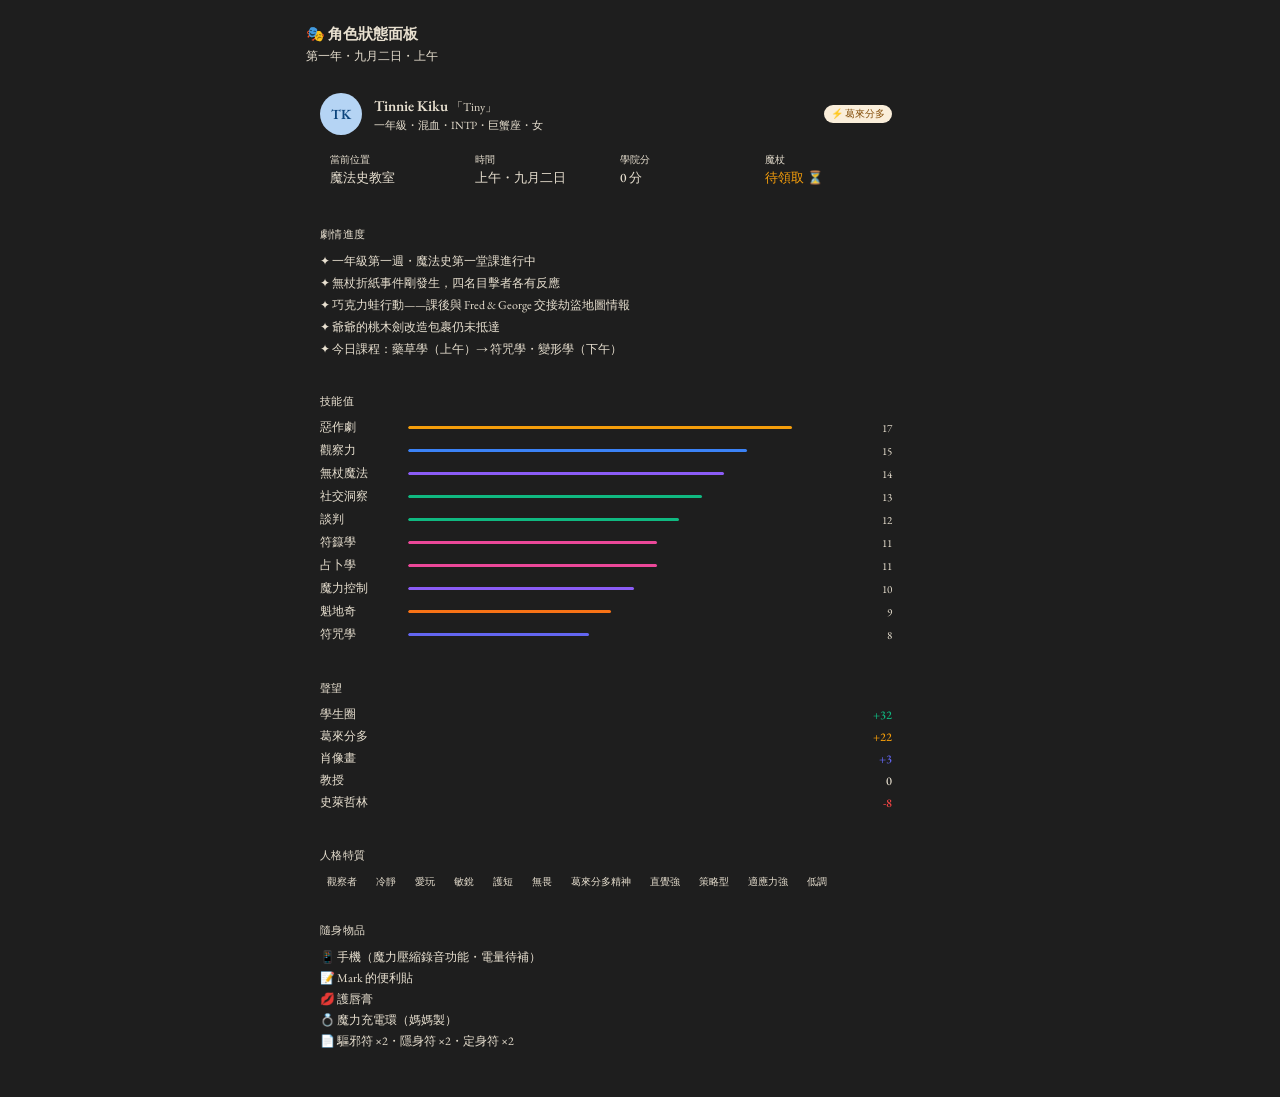
<file: src/components/hogwarts-simulator-artifacts/status-board.html>
<!DOCTYPE html>
<html>
  <head>
    <meta charset="utf-8" />
    <style>
      @import url("./styles.css");
      * {
        box-sizing: border-box;
      }
      .container {
        font-family: inherit;
        max-width: 600px;
      }
      .header {
        margin-bottom: 1rem;
      }
      .header h2 {
        font-size: 15px;
        font-weight: 600;
        color: var(--color-text-primary);
        margin: 0 0 4px;
      }
      .header p {
        font-size: 12px;
        color: var(--color-text-secondary);
        margin: 0;
      }
      .s-panel {
        border: 0.5px solid var(--color-border-tertiary);
        border-radius: var(--border-radius-lg);
        padding: 12px 14px;
        margin-bottom: 8px;
        background: var(--color-background-primary);
        transition: border-color 0.15s;
      }
      .s-panel:hover {
        border-color: var(--color-border-secondary);
      }
      .s-title {
        font-size: 11px;
        color: var(--color-text-secondary);
        font-weight: 500;
        letter-spacing: 0.04em;
        text-transform: uppercase;
        margin-bottom: 10px;
      }
      .s-grid {
        display: grid;
        grid-template-columns: repeat(auto-fit, minmax(120px, 1fr));
        gap: 8px;
      }
      .s-cell {
        background: var(--color-background-secondary);
        border-radius: var(--border-radius-md);
        padding: 8px 10px;
      }
      .s-label {
        font-size: 10px;
        color: var(--color-text-secondary);
        margin-bottom: 2px;
      }
      .s-value {
        font-size: 13px;
        font-weight: 500;
        color: var(--color-text-primary);
      }
      .badge {
        display: inline-block;
        font-size: 10px;
        padding: 2px 7px;
        border-radius: 999px;
        font-weight: 500;
      }
      .skill-row {
        display: flex;
        align-items: center;
        gap: 8px;
        margin-bottom: 6px;
      }
      .skill-name {
        font-size: 12px;
        color: var(--color-text-secondary);
        width: 80px;
        flex-shrink: 0;
      }
      .skill-bar-bg {
        flex: 1;
        height: 3px;
        background: var(--color-background-secondary);
        border-radius: 2px;
        overflow: hidden;
      }
      .skill-bar {
        height: 100%;
        border-radius: 2px;
        transition: width 0.3s;
      }
      .skill-val {
        font-size: 11px;
        color: var(--color-text-secondary);
        width: 24px;
        text-align: right;
      }
      .trait-wrap {
        display: flex;
        flex-wrap: wrap;
        gap: 5px;
        margin-top: 2px;
      }
      .trait {
        font-size: 10px;
        padding: 2px 7px;
        border: 0.5px solid var(--color-border-tertiary);
        border-radius: 999px;
        color: var(--color-text-secondary);
      }
      .story-item {
        font-size: 12px;
        color: var(--color-text-secondary);
        margin-bottom: 4px;
        line-height: 1.5;
      }
      .rep-row {
        display: flex;
        align-items: center;
        justify-content: space-between;
        margin-bottom: 5px;
      }
      .rep-name {
        font-size: 12px;
        color: var(--color-text-secondary);
      }
      .rep-val {
        font-size: 12px;
        font-weight: 500;
      }
      .item-row {
        font-size: 12px;
        color: var(--color-text-secondary);
        margin-bottom: 3px;
        line-height: 1.5;
      }
      .avatar {
        width: 42px;
        height: 42px;
        border-radius: 50%;
        background: #b5d4f4;
        display: flex;
        align-items: center;
        justify-content: center;
        font-size: 14px;
        font-weight: 600;
        color: #0c447c;
        flex-shrink: 0;
      }
      .char-row {
        display: flex;
        align-items: center;
        gap: 12px;
        margin-bottom: 10px;
      }
      .char-name {
        font-size: 15px;
        font-weight: 600;
        color: var(--color-text-primary);
      }
      .char-sub {
        font-size: 11px;
        color: var(--color-text-secondary);
        margin-top: 2px;
      }
    </style>
  </head>

  <body>
    <div class="container">
      <div class="header">
        <h2>🎭 角色狀態面板</h2>
        <p>第一年・九月二日・上午</p>
      </div>

      <!-- 角色基本 -->
      <div class="s-panel" id="char-panel"></div>

      <!-- 劇情進度 -->
      <div class="s-panel" id="story-panel"></div>

      <!-- 技能 -->
      <div class="s-panel">
        <div class="s-title">技能值</div>
        <div id="skills-container"></div>
      </div>

      <!-- 聲望 -->
      <div class="s-panel">
        <div class="s-title">聲望</div>
        <div id="rep-container"></div>
      </div>

      <!-- 特質 -->
      <div class="s-panel">
        <div class="s-title">人格特質</div>
        <div class="trait-wrap" id="traits-container"></div>
      </div>

      <!-- 道具 -->
      <div class="s-panel">
        <div class="s-title">隨身物品</div>
        <div id="items-container"></div>
      </div>
    </div>

    <script>
      // 數值和文字內容皆為示例，請根據實際情況調整
      const character = {
        initials: "TK",
        name: "Tinnie Kiku",
        nick: "Tiny",
        sub: "一年級・混血・INTP・巨蟹座・女",
        house: "葛來分多",
        houseBadgeStyle: "background:#faeeda;color:#854f0b",
        location: "魔法史教室",
        time: "上午・九月二日",
        housePoints: "0 分",
        wand: { text: "待領取 ⏳", color: "#f59e0b" },
        stories: [
          { highlight: "一年級第一週", text: "・魔法史第一堂課進行中" },
          { highlight: null, text: "無杖折紙事件剛發生，四名目擊者各有反應" },
          {
            highlight: null,
            text: "巧克力蛙行動——課後與 Fred & George 交接劫盜地圖情報",
          },
          { highlight: null, text: "爺爺的桃木劍改造包裹仍未抵達" },
          {
            highlight: null,
            text: "今日課程：藥草學（上午）→ 符咒學・變形學（下午）",
          },
        ],
        items: [
          "📱 手機（魔力壓縮錄音功能・電量待補）",
          "📝 Mark 的便利貼",
          "💋 護唇膏",
          "💍 魔力充電環（媽媽製）",
          "📄 驅邪符 ×2・隱身符 ×2・定身符 ×2",
        ],
        traits: [
          "觀察者",
          "冷靜",
          "愛玩",
          "敏銳",
          "護短",
          "無畏",
          "葛來分多精神",
          "直覺強",
          "策略型",
          "適應力強",
          "低調",
        ],
      };

      document.getElementById("char-panel").innerHTML = `
        <div class="char-row">
          <div class="avatar">${character.initials}</div>
          <div>
            <div class="char-name">
              ${character.name}
              <span style="font-size:12px;font-weight:400;color:var(--color-text-secondary)">「${character.nick}」</span>
            </div>
            <div class="char-sub">${character.sub}</div>
          </div>
          <span class="badge" style="margin-left:auto;${character.houseBadgeStyle}">⚡ ${character.house}</span>
        </div>
        <div class="s-grid">
          <div class="s-cell"><div class="s-label">當前位置</div><div class="s-value">${character.location}</div></div>
          <div class="s-cell"><div class="s-label">時間</div><div class="s-value">${character.time}</div></div>
          <div class="s-cell"><div class="s-label">學院分</div><div class="s-value">${character.housePoints}</div></div>
          <div class="s-cell"><div class="s-label">魔杖</div><div class="s-value" style="color:${character.wand.color}">${character.wand.text}</div></div>
        </div>
      `;

      document.getElementById("story-panel").innerHTML = `
        <div class="s-title">劇情進度</div>
        ${character.stories
          .map(
            (s) =>
              `<div class="story-item">✦ ${
                s.highlight
                  ? `<span style="color:var(--color-text-primary)">${s.highlight}</span>`
                  : ""
              }${s.text}</div>`,
          )
          .join("")}
      `;

      document.getElementById("traits-container").innerHTML = character.traits
        .map((t) => `<span class="trait">${t}</span>`)
        .join("");

      document.getElementById("items-container").innerHTML = character.items
        .map((i) => `<div class="item-row">${i}</div>`)
        .join("");

      const skills = [
        { name: "惡作劇", val: 17, max: 20, color: "#f59e0b" },
        { name: "觀察力", val: 15, max: 20, color: "#3b82f6" },
        { name: "無杖魔法", val: 14, max: 20, color: "#8b5cf6" },
        { name: "社交洞察", val: 13, max: 20, color: "#10b981" },
        { name: "談判", val: 12, max: 20, color: "#10b981" },
        { name: "符籙學", val: 11, max: 20, color: "#ec4899" },
        { name: "占卜學", val: 11, max: 20, color: "#ec4899" },
        { name: "魔力控制", val: 10, max: 20, color: "#8b5cf6" },
        { name: "魁地奇", val: 9, max: 20, color: "#f97316" },
        { name: "符咒學", val: 8, max: 20, color: "#6366f1" },
      ];

      const reputations = [
        { name: "學生圈", val: 32, color: "#10b981" },
        { name: "葛來分多", val: 22, color: "#f59e0b" },
        { name: "肖像畫", val: 3, color: "#6366f1" },
        { name: "教授", val: 0, color: null },
        { name: "史萊哲林", val: -8, color: "#ef4444" },
      ];

      document.getElementById("skills-container").innerHTML = skills
        .map(
          (s) => `
        <div class="skill-row">
          <span class="skill-name">${s.name}</span>
          <div class="skill-bar-bg">
            <div class="skill-bar" style="width:${
              (s.val / s.max) * 100
            }%;background:${s.color}"></div>
          </div>
          <span class="skill-val">${s.val}</span>
        </div>
      `,
        )
        .join("");

      document.getElementById("rep-container").innerHTML = reputations
        .map(
          (r) => `
        <div class="rep-row">
          <span class="rep-name">${r.name}</span>
          <span class="rep-val" style="color:${
            r.color ?? "var(--color-text-secondary)"
          }">
            ${r.val > 0 ? "+" : ""}${r.val}
          </span>
        </div>
      `,
        )
        .join("");
    </script>
  </body>
</html>
</file>
